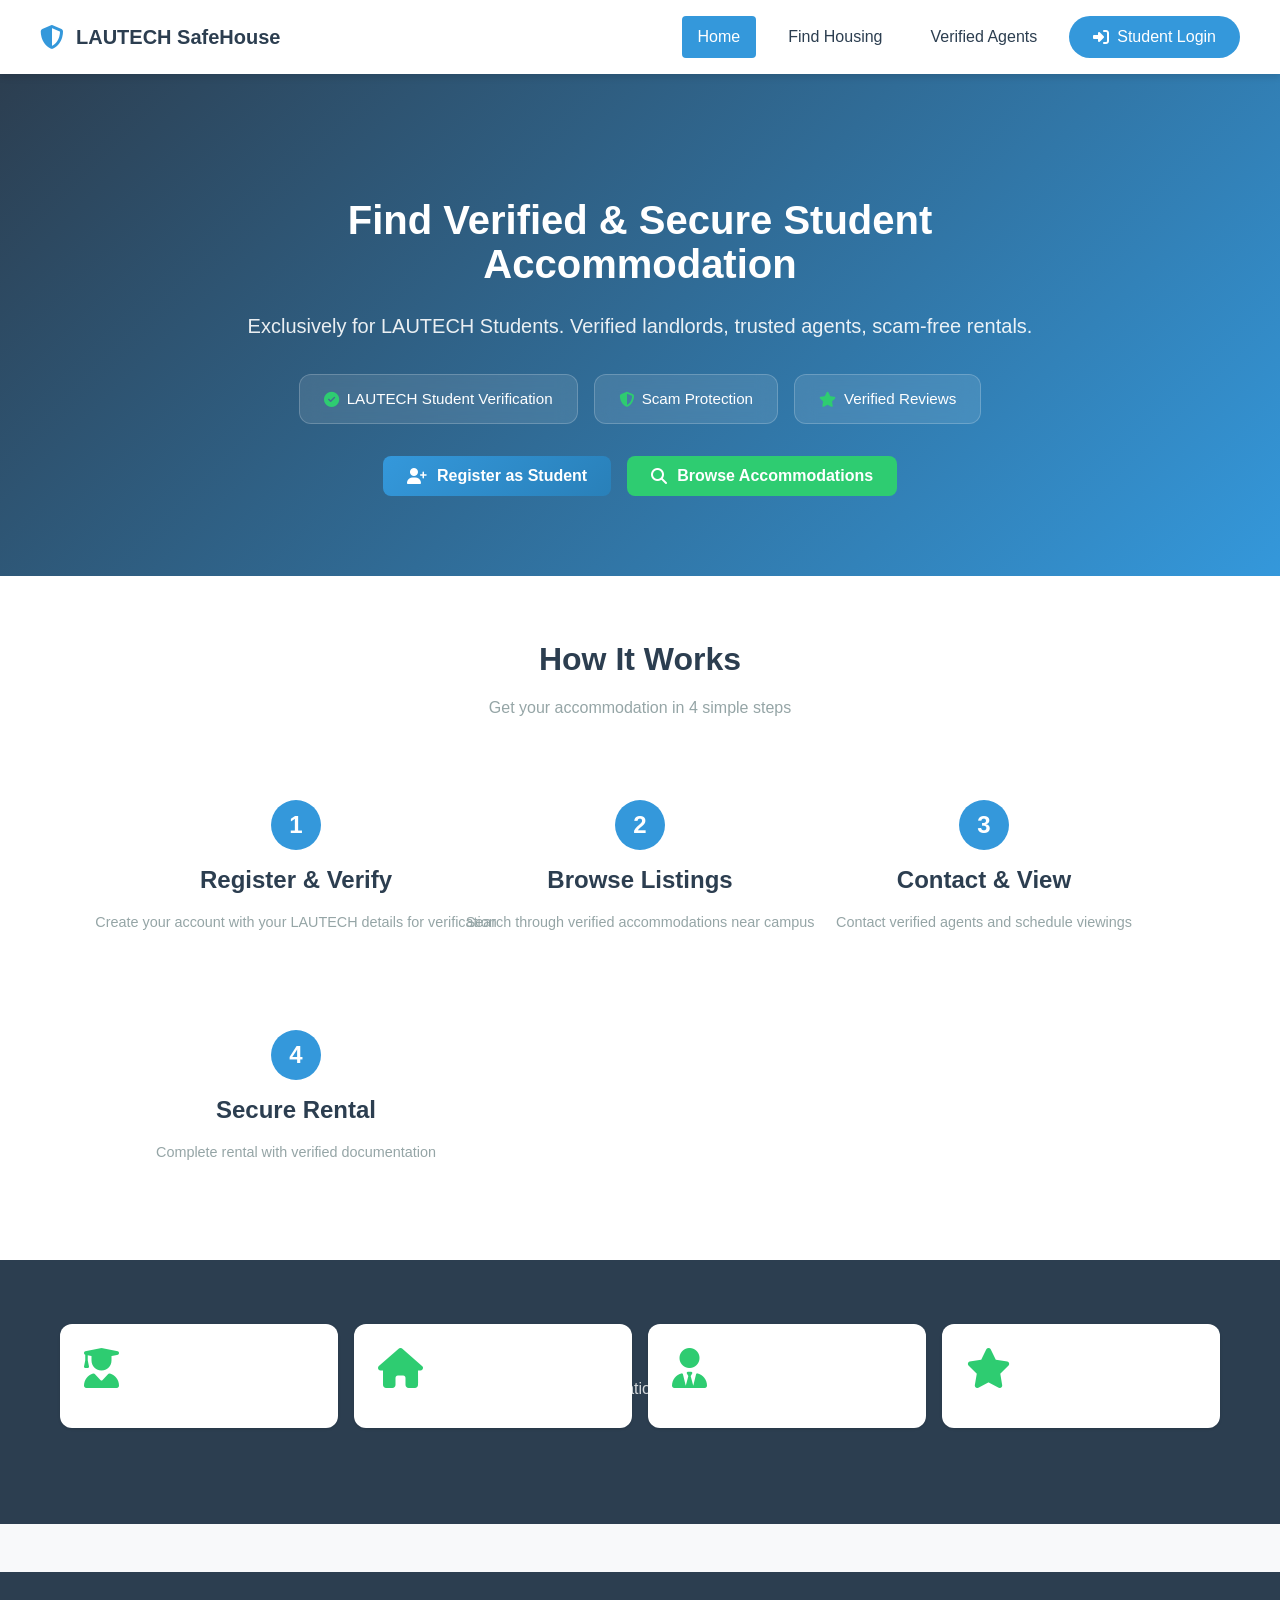
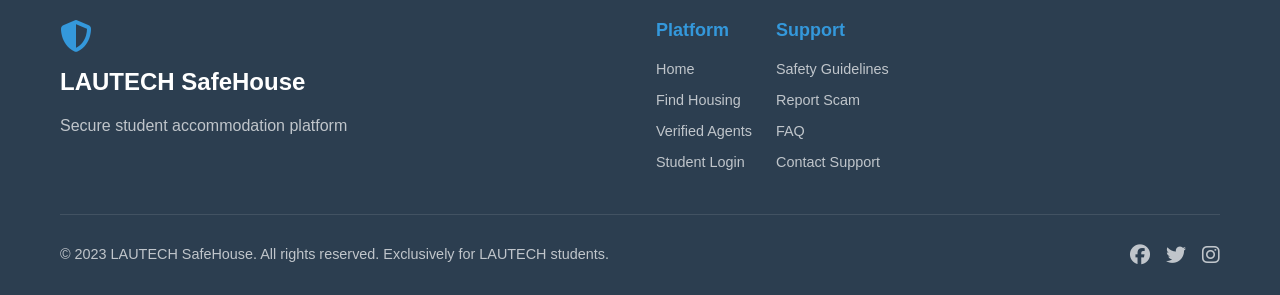
<file: Index.html>
<!DOCTYPE html>
<html lang="en">
<head>
    <meta charset="UTF-8">
    <meta name="viewport" content="width=device-width, initial-scale=1.0">
    <title>LAUTECH SafeHouse | Secure Student Accommodation</title>
    <link rel="stylesheet" href="styles.css">
    <link rel="stylesheet" href="https://cdnjs.cloudflare.com/ajax/libs/font-awesome/6.4.0/css/all.min.css">
</head>
<body>
    <!-- Navigation -->
    <nav class="navbar">
        <div class="nav-container container">
            <a href="index.html" class="nav-brand">
                <i class="fas fa-shield-alt"></i>
                <h1>LAUTECH SafeHouse</h1>
            </a>
            
            <button class="menu-toggle" id="menuToggle">
                <i class="fas fa-bars"></i>
            </button>
            
            <div class="nav-menu" id="navMenu">
                <a href="index.html" class="nav-link active">Home</a>
                <a href="browse-accommodation.html" class="nav-link">Find Housing</a>
                <a href="verified-agents.html" class="nav-link">Verified Agents</a>
                <a href="student-login.html" class="nav-link btn-login">
                    <i class="fas fa-sign-in-alt"></i> Student Login
                </a>
            </div>
        </div>
    </nav>

    <!-- Hero Section -->
    <section class="hero">
        <div class="hero-container container">
            <div class="hero-content">
                <h1>Find Verified & Secure Student Accommodation</h1>
                <p class="hero-subtitle">Exclusively for LAUTECH Students. Verified landlords, trusted agents, scam-free rentals.</p>
                
                <div class="hero-features">
                    <div class="feature">
                        <i class="fas fa-check-circle"></i>
                        <span>LAUTECH Student Verification</span>
                    </div>
                    <div class="feature">
                        <i class="fas fa-shield-alt"></i>
                        <span>Scam Protection</span>
                    </div>
                    <div class="feature">
                        <i class="fas fa-star"></i>
                        <span>Verified Reviews</span>
                    </div>
                </div>
                
                <div class="hero-actions">
                    <a href="student-register.html" class="btn btn-primary btn-large">
                        <i class="fas fa-user-plus"></i> Register as Student
                    </a>
                    <a href="browse-accommodation.html" class="btn btn-secondary btn-large">
                        <i class="fas fa-search"></i> Browse Accommodations
                    </a>
                </div>
            </div>
        </div>
    </section>

    <!-- How It Works -->
    <section class="section how-it-works">
        <div class="container">
            <h2 class="section-title">How It Works</h2>
            <p class="section-subtitle">Get your accommodation in 4 simple steps</p>
            
            <div class="steps">
                <div class="step">
                    <div class="step-number">1</div>
                    <div class="step-content">
                        <h3>Register & Verify</h3>
                        <p>Create your account with your LAUTECH details for verification</p>
                    </div>
                </div>
                <div class="step">
                    <div class="step-number">2</div>
                    <div class="step-content">
                        <h3>Browse Listings</h3>
                        <p>Search through verified accommodations near campus</p>
                    </div>
                </div>
                <div class="step">
                    <div class="step-number">3</div>
                    <div class="step-content">
                        <h3>Contact & View</h3>
                        <p>Contact verified agents and schedule viewings</p>
                    </div>
                </div>
                <div class="step">
                    <div class="step-number">4</div>
                    <div class="step-content">
                        <h3>Secure Rental</h3>
                        <p>Complete rental with verified documentation</p>
                    </div>
                </div>
            </div>
        </div>
    </section>

    <!-- Stats -->
    <section class="section stats-section">
        <div class="container">
            <div class="stats-grid">
                <div class="stat-card">
                    <i class="fas fa-user-graduate"></i>
                    <h3>2,500+</h3>
                    <p>Verified Students</p>
                </div>
                <div class="stat-card">
                    <i class="fas fa-home"></i>
                    <h3>500+</h3>
                    <p>Safe Accommodations</p>
                </div>
                <div class="stat-card">
                    <i class="fas fa-user-tie"></i>
                    <h3>50+</h3>
                    <p>Trusted Agents</p>
                </div>
                <div class="stat-card">
                    <i class="fas fa-star"></i>
                    <h3>4.8</h3>
                    <p>Average Rating</p>
                </div>
            </div>
        </div>
    </section>

    <!-- Footer -->
    <footer class="footer">
        <div class="container">
            <div class="footer-content">
                <div class="footer-logo">
                    <i class="fas fa-shield-alt"></i>
                    <h2>LAUTECH SafeHouse</h2>
                    <p>Secure student accommodation platform</p>
                </div>
                
                <div class="footer-links">
                    <div class="footer-column">
                        <h3>Platform</h3>
                        <a href="index.html">Home</a>
                        <a href="browse-accommodation.html">Find Housing</a>
                        <a href="verified-agents.html">Verified Agents</a>
                        <a href="student-login.html">Student Login</a>
                    </div>
                    <div class="footer-column">
                        <h3>Support</h3>
                        <a href="#">Safety Guidelines</a>
                        <a href="#">Report Scam</a>
                        <a href="#">FAQ</a>
                        <a href="#">Contact Support</a>
                    </div>
                </div>
            </div>
            
            <div class="footer-bottom">
                <p>&copy; 2023 LAUTECH SafeHouse. All rights reserved. Exclusively for LAUTECH students.</p>
                <div class="social-links">
                    <a href="#"><i class="fab fa-facebook"></i></a>
                    <a href="#"><i class="fab fa-twitter"></i></a>
                    <a href="#"><i class="fab fa-instagram"></i></a>
                </div>
            </div>
        </div>
    </footer>

    <script src="script.js"></script>
</body>
</html>
</file>
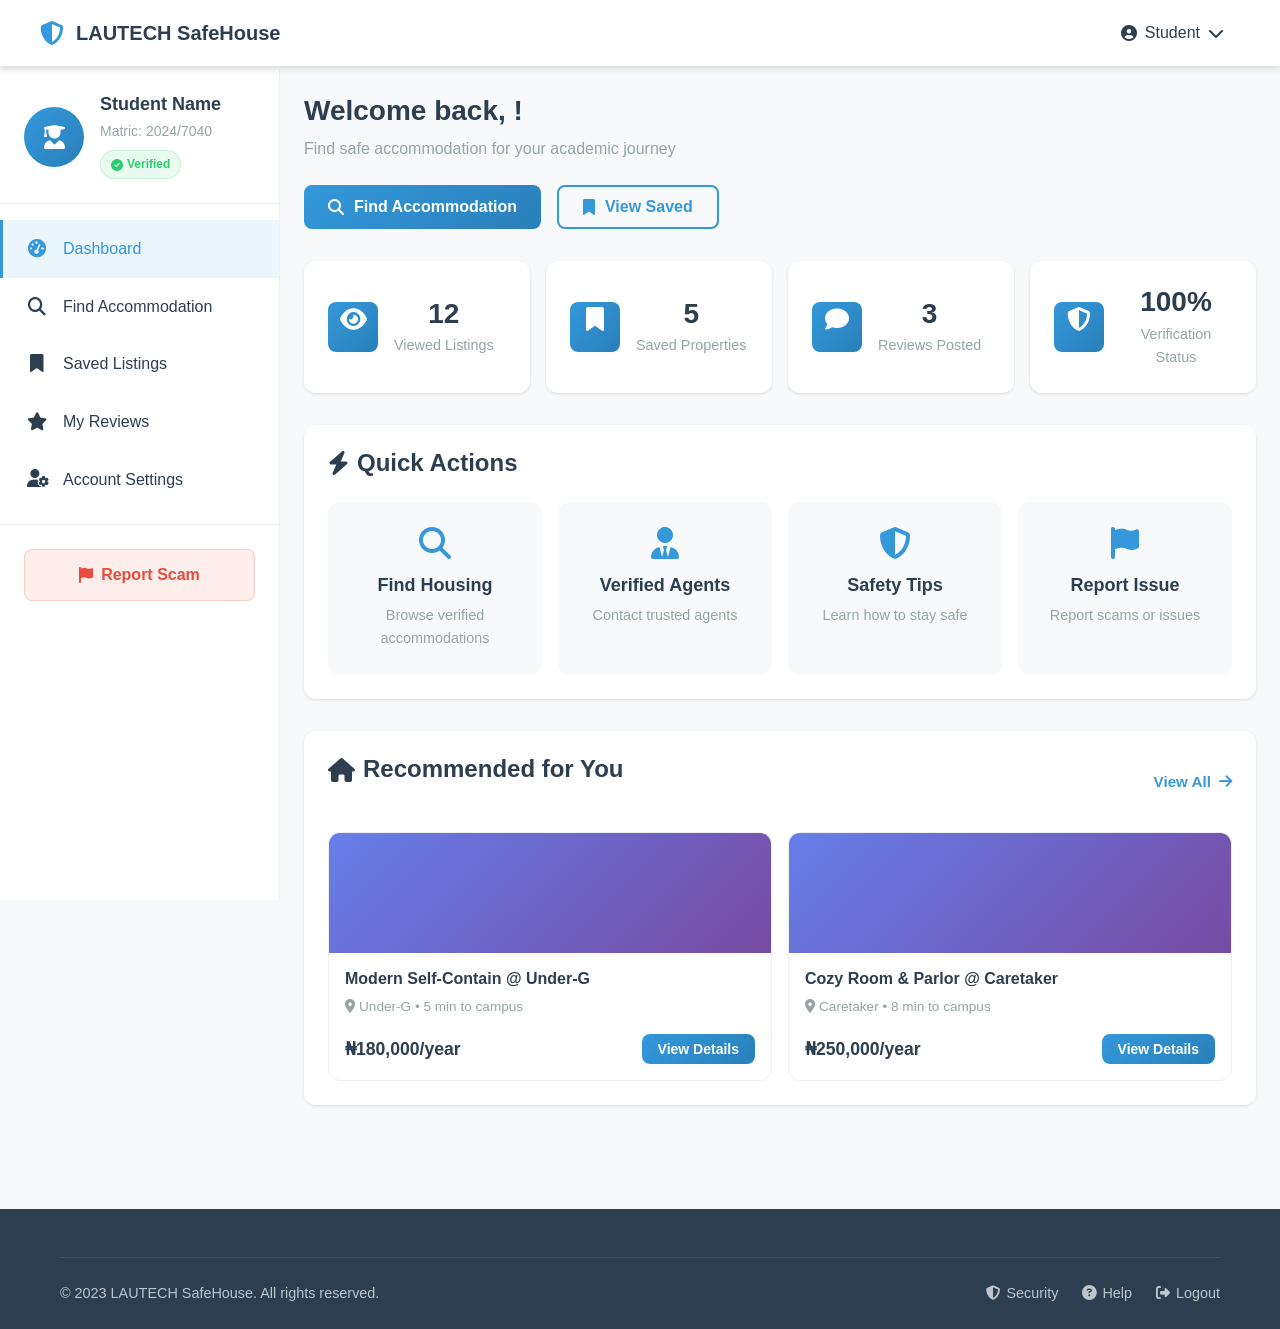
<file: student-dashboard.html>
<!DOCTYPE html>
<html lang="en">
<head>
    <meta charset="UTF-8">
    <meta name="viewport" content="width=device-width, initial-scale=1.0">
    <title>Student Dashboard - LAUTECH SafeHouse</title>
    <link rel="stylesheet" href="styles.css">
    <link rel="stylesheet" href="https://cdnjs.cloudflare.com/ajax/libs/font-awesome/6.4.0/css/all.min.css">
</head>
<body>
    <!-- Navigation -->
    <nav class="navbar">
        <div class="nav-container container">
            <a href="index.html" class="nav-brand">
                <i class="fas fa-shield-alt"></i>
                <h1>LAUTECH SafeHouse</h1>
            </a>
            
            <button class="menu-toggle" id="menuToggle">
                <i class="fas fa-bars"></i>
            </button>
            
            <div class="nav-menu" id="navMenu">
                <div class="dropdown">
                    <button class="dropdown-toggle" id="dropdownToggle">
                        <i class="fas fa-user-circle"></i>
                        <span id="userName">Student</span>
                        <i class="fas fa-chevron-down"></i>
                    </button>
                    <div class="dropdown-menu" id="dropdownMenu">
                        <a href="student-dashboard.html"><i class="fas fa-tachometer-alt"></i> Dashboard</a>
                        <a href="browse-accommodation.html"><i class="fas fa-search"></i> Find Housing</a>
                        <div class="dropdown-divider"></div>
                        <a href="#" id="logoutBtn"><i class="fas fa-sign-out-alt"></i> Logout</a>
                    </div>
                </div>
            </div>
        </div>
    </nav>

    <!-- Dashboard Layout -->
    <div class="dashboard-container">
        <!-- Sidebar -->
        <aside class="sidebar">
            <div class="sidebar-header">
                <div class="user-profile">
                    <div class="user-avatar">
                        <i class="fas fa-user-graduate"></i>
                    </div>
                    <div class="user-info">
                        <h3 id="dashboardName">Student Name</h3>
                        <p id="dashboardMatric">Matric: 2024/7040</p>
                        <span class="badge verified-badge">
                            <i class="fas fa-check-circle"></i> Verified
                        </span>
                    </div>
                </div>
            </div>
            
            <nav class="sidebar-nav">
                <a href="student-dashboard.html" class="sidebar-link active">
                    <i class="fas fa-tachometer-alt"></i> Dashboard
                </a>
                <a href="browse-accommodation.html" class="sidebar-link">
                    <i class="fas fa-search"></i> Find Accommodation
                </a>
                <a href="#" class="sidebar-link">
                    <i class="fas fa-bookmark"></i> Saved Listings
                </a>
                <a href="#" class="sidebar-link">
                    <i class="fas fa-star"></i> My Reviews
                </a>
                <a href="#" class="sidebar-link">
                    <i class="fas fa-user-cog"></i> Account Settings
                </a>
            </nav>
            
            <div class="sidebar-footer">
                <a href="#" class="btn-report">
                    <i class="fas fa-flag"></i> Report Scam
                </a>
            </div>
        </aside>

        <!-- Main Content -->
        <main class="dashboard-content">
            <div class="dashboard-header">
                <h1>Welcome back, <span id="greetingName"></span>!</h1>
                <p>Find safe accommodation for your academic journey</p>
                
                <div class="dashboard-actions">
                    <a href="browse-accommodation.html" class="btn btn-primary">
                        <i class="fas fa-search"></i> Find Accommodation
                    </a>
                    <a href="#" class="btn btn-outline">
                        <i class="fas fa-bookmark"></i> View Saved
                    </a>
                </div>
            </div>

            <!-- Stats -->
            <div class="stats-grid">
                <div class="stat-card">
                    <div class="stat-icon">
                        <i class="fas fa-eye"></i>
                    </div>
                    <div class="stat-content">
                        <h3>12</h3>
                        <p>Viewed Listings</p>
                    </div>
                </div>
                <div class="stat-card">
                    <div class="stat-icon">
                        <i class="fas fa-bookmark"></i>
                    </div>
                    <div class="stat-content">
                        <h3>5</h3>
                        <p>Saved Properties</p>
                    </div>
                </div>
                <div class="stat-card">
                    <div class="stat-icon">
                        <i class="fas fa-comment"></i>
                    </div>
                    <div class="stat-content">
                        <h3>3</h3>
                        <p>Reviews Posted</p>
                    </div>
                </div>
                <div class="stat-card">
                    <div class="stat-icon">
                        <i class="fas fa-shield-alt"></i>
                    </div>
                    <div class="stat-content">
                        <h3>100%</h3>
                        <p>Verification Status</p>
                    </div>
                </div>
            </div>

            <!-- Quick Actions -->
            <div class="dashboard-section">
                <h2><i class="fas fa-bolt"></i> Quick Actions</h2>
                <div class="quick-actions">
                    <a href="browse-accommodation.html" class="action-card">
                        <i class="fas fa-search"></i>
                        <h3>Find Housing</h3>
                        <p>Browse verified accommodations</p>
                    </a>
                    <a href="verified-agents.html" class="action-card">
                        <i class="fas fa-user-tie"></i>
                        <h3>Verified Agents</h3>
                        <p>Contact trusted agents</p>
                    </a>
                    <a href="#" class="action-card">
                        <i class="fas fa-shield-alt"></i>
                        <h3>Safety Tips</h3>
                        <p>Learn how to stay safe</p>
                    </a>
                    <a href="#" class="action-card">
                        <i class="fas fa-flag"></i>
                        <h3>Report Issue</h3>
                        <p>Report scams or issues</p>
                    </a>
                </div>
            </div>

            <!-- Recommended Listings -->
            <div class="dashboard-section">
                <div class="section-header">
                    <h2><i class="fas fa-home"></i> Recommended for You</h2>
                    <a href="browse-accommodation.html" class="btn-link">View All <i class="fas fa-arrow-right"></i></a>
                </div>
                
                <div class="listings-mini">
                    <div class="listing-mini-card">
                        <div class="listing-mini-image"></div>
                        <div class="listing-mini-content">
                            <h3>Modern Self-Contain @ Under-G</h3>
                            <p><i class="fas fa-map-marker-alt"></i> Under-G • 5 min to campus</p>
                            <div class="listing-mini-footer">
                                <span class="price">₦180,000/year</span>
                                <a href="property-details.html" class="btn btn-sm btn-primary">View Details</a>
                            </div>
                        </div>
                    </div>
                    
                    <div class="listing-mini-card">
                        <div class="listing-mini-image"></div>
                        <div class="listing-mini-content">
                            <h3>Cozy Room & Parlor @ Caretaker</h3>
                            <p><i class="fas fa-map-marker-alt"></i> Caretaker • 8 min to campus</p>
                            <div class="listing-mini-footer">
                                <span class="price">₦250,000/year</span>
                                <a href="property-details.html" class="btn btn-sm btn-primary">View Details</a>
                            </div>
                        </div>
                    </div>
                </div>
            </div>
        </main>
    </div>

    <!-- Footer -->
    <footer class="footer">
        <div class="container">
            <div class="footer-bottom">
                <p>&copy; 2023 LAUTECH SafeHouse. All rights reserved.</p>
                <div class="footer-links">
                    <a href="#"><i class="fas fa-shield-alt"></i> Security</a>
                    <a href="#"><i class="fas fa-question-circle"></i> Help</a>
                    <a href="#" id="footerLogout"><i class="fas fa-sign-out-alt"></i> Logout</a>
                </div>
            </div>
        </div>
    </footer>

    <script src="script.js"></script>
</body>
</html>
</file>
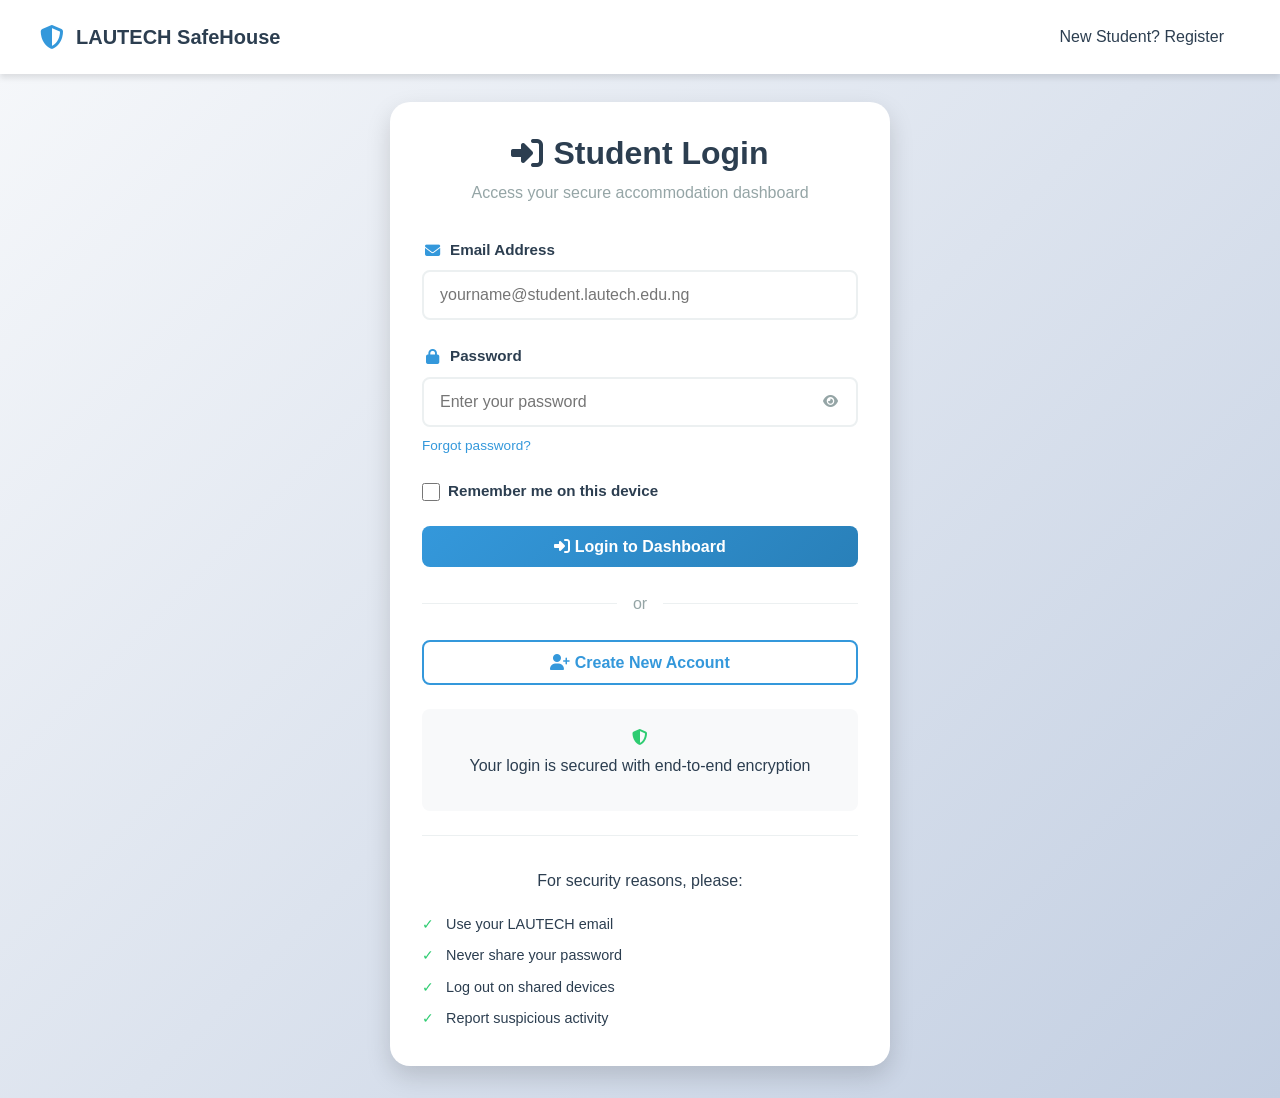
<file: student-login.html>
<!DOCTYPE html>
<html lang="en">
<head>
    <meta charset="UTF-8">
    <meta name="viewport" content="width=device-width, initial-scale=1.0">
    <title>Student Login - LAUTECH SafeHouse</title>
    <link rel="stylesheet" href="styles.css">
    <link rel="stylesheet" href="https://cdnjs.cloudflare.com/ajax/libs/font-awesome/6.4.0/css/all.min.css">
</head>
<body>
    <!-- Navigation -->
    <nav class="navbar">
        <div class="nav-container container">
            <a href="index.html" class="nav-brand">
                <i class="fas fa-shield-alt"></i>
                <h1>LAUTECH SafeHouse</h1>
            </a>
            
            <button class="menu-toggle" id="menuToggle">
                <i class="fas fa-bars"></i>
            </button>
            
            <div class="nav-menu" id="navMenu">
                <a href="student-register.html" class="nav-link">New Student? Register</a>
            </div>
        </div>
    </nav>

    <!-- Login Form -->
    <section class="section auth-section">
        <div class="container">
            <div class="auth-card">
                <div class="auth-header">
                    <h2><i class="fas fa-sign-in-alt"></i> Student Login</h2>
                    <p>Access your secure accommodation dashboard</p>
                </div>
                
                <form id="loginForm" class="auth-form">
                    <div class="form-group">
                        <label for="loginEmail">
                            <i class="fas fa-envelope"></i> Email Address
                        </label>
                        <input type="email" id="loginEmail" placeholder="yourname@student.lautech.edu.ng" required>
                    </div>
                    
                    <div class="form-group">
                        <label for="loginPassword">
                            <i class="fas fa-lock"></i> Password
                        </label>
                        <div class="password-input">
                            <input type="password" id="loginPassword" placeholder="Enter your password" required>
                            <button type="button" class="password-toggle" id="toggleLoginPassword">
                                <i class="fas fa-eye"></i>
                            </button>
                        </div>
                        <div class="form-help">
                            <a href="#" id="forgotPasswordLink">Forgot password?</a>
                        </div>
                    </div>
                    
                    <div class="form-group">
                        <div class="checkbox-group">
                            <input type="checkbox" id="rememberMe">
                            <label for="rememberMe">Remember me on this device</label>
                        </div>
                    </div>
                    
                    <button type="submit" class="btn btn-primary btn-block">
                        <i class="fas fa-sign-in-alt"></i> Login to Dashboard
                    </button>
                    
                    <div class="auth-divider">
                        <span>or</span>
                    </div>
                    
                    <a href="student-register.html" class="btn btn-outline btn-block">
                        <i class="fas fa-user-plus"></i> Create New Account
                    </a>
                </form>
                
                <div class="auth-security">
                    <i class="fas fa-shield-alt"></i>
                    <p>Your login is secured with end-to-end encryption</p>
                </div>
                
                <div class="auth-footer">
                    <p>For security reasons, please:</p>
                    <ul class="security-tips">
                        <li>Use your LAUTECH email</li>
                        <li>Never share your password</li>
                        <li>Log out on shared devices</li>
                        <li>Report suspicious activity</li>
                    </ul>
                </div>
            </div>
        </div>
    </section>

    <!-- Forgot Password Modal -->
    <div id="forgotPasswordModal" class="modal">
        <div class="modal-content">
            <div class="modal-header">
                <h3><i class="fas fa-key"></i> Reset Password</h3>
                <span class="close" id="closeForgotPassword">&times;</span>
            </div>
            <div class="modal-body">
                <form id="forgotPasswordForm">
                    <div class="form-group">
                        <label for="resetEmail">LAUTECH Email Address</label>
                        <input type="email" id="resetEmail" placeholder="Enter your registered email" required>
                    </div>
                    <button type="submit" class="btn btn-primary btn-block">
                        Send Reset Link
                    </button>
                </form>
                <p class="small-text">We'll send a password reset link to your LAUTECH email</p>
            </div>
        </div>
    </div>

    <script src="script.js"></script>
</body>
</html>
</file>
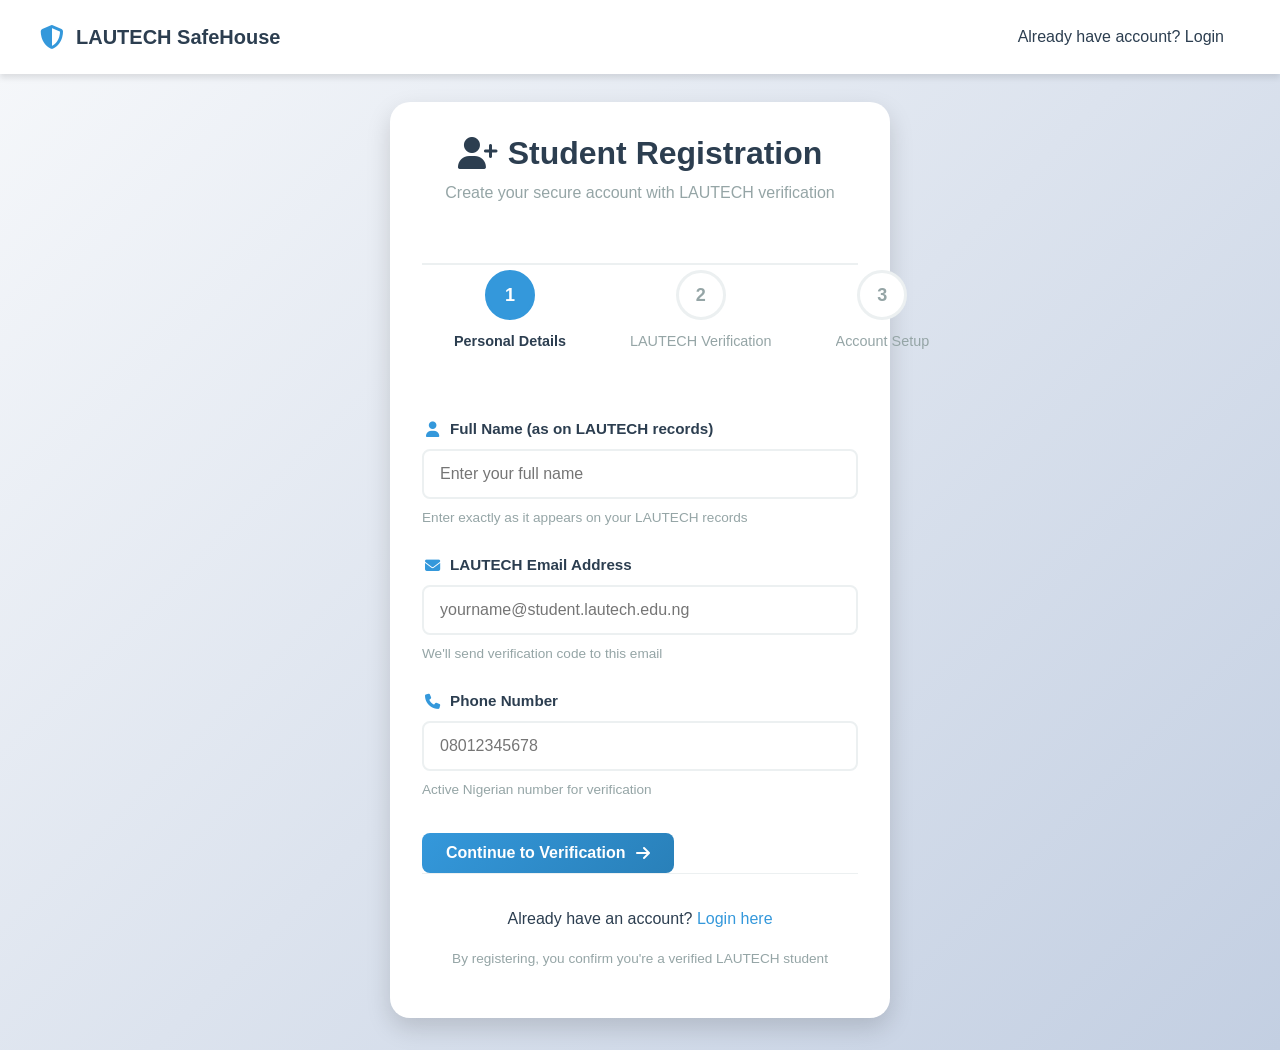
<file: student-register.html>
<!DOCTYPE html>
<html lang="en">
<head>
    <meta charset="UTF-8">
    <meta name="viewport" content="width=device-width, initial-scale=1.0">
    <title>Student Registration - LAUTECH SafeHouse</title>
    <link rel="stylesheet" href="styles.css">
    <link rel="stylesheet" href="https://cdnjs.cloudflare.com/ajax/libs/font-awesome/6.4.0/css/all.min.css">
</head>
<body>
    <!-- Navigation -->
    <nav class="navbar">
        <div class="nav-container container">
            <a href="index.html" class="nav-brand">
                <i class="fas fa-shield-alt"></i>
                <h1>LAUTECH SafeHouse</h1>
            </a>
            
            <button class="menu-toggle" id="menuToggle">
                <i class="fas fa-bars"></i>
            </button>
            
            <div class="nav-menu" id="navMenu">
                <a href="student-login.html" class="nav-link">Already have account? Login</a>
            </div>
        </div>
    </nav>

    <!-- Registration Form -->
    <section class="section auth-section">
        <div class="container">
            <div class="auth-card">
                <div class="auth-header">
                    <h2><i class="fas fa-user-plus"></i> Student Registration</h2>
                    <p>Create your secure account with LAUTECH verification</p>
                </div>
                
                <div class="auth-stepper">
                    <div class="step active" id="step1">
                        <div class="step-circle">1</div>
                        <p>Personal Details</p>
                    </div>
                    <div class="step" id="step2">
                        <div class="step-circle">2</div>
                        <p>LAUTECH Verification</p>
                    </div>
                    <div class="step" id="step3">
                        <div class="step-circle">3</div>
                        <p>Account Setup</p>
                    </div>
                </div>
                
                <!-- Step 1: Personal Details -->
                <form id="registerForm" class="auth-form">
                    <div class="form-step active" id="form-step-1">
                        <div class="form-group">
                            <label for="fullName">
                                <i class="fas fa-user"></i> Full Name (as on LAUTECH records)
                            </label>
                            <input type="text" id="fullName" placeholder="Enter your full name" required>
                            <small class="form-help">Enter exactly as it appears on your LAUTECH records</small>
                        </div>
                        
                        <div class="form-group">
                            <label for="email">
                                <i class="fas fa-envelope"></i> LAUTECH Email Address
                            </label>
                            <input type="email" id="email" placeholder="yourname@student.lautech.edu.ng" required>
                            <small class="form-help">We'll send verification code to this email</small>
                        </div>
                        
                        <div class="form-group">
                            <label for="phone">
                                <i class="fas fa-phone"></i> Phone Number
                            </label>
                            <input type="tel" id="phone" placeholder="08012345678" required>
                            <small class="form-help">Active Nigerian number for verification</small>
                        </div>
                        
                        <div class="form-actions">
                            <button type="button" class="btn btn-primary" id="nextStep1">
                                Continue to Verification <i class="fas fa-arrow-right"></i>
                            </button>
                        </div>
                    </div>
                    
                    <!-- Step 2: LAUTECH Verification -->
                    <div class="form-step" id="form-step-2">
                        <div class="verification-info">
                            <i class="fas fa-shield-alt"></i>
                            <h3>LAUTECH Student Verification</h3>
                            <p>We need to verify you're a current LAUTECH student</p>
                        </div>
                        
                        <div class="form-group">
                            <label for="matricNumber">
                                <i class="fas fa-id-card"></i> Matriculation Number
                            </label>
                            <input type="text" id="matricNumber" placeholder="e.g., 2024/7040" required>
                            <small class="form-help">Your unique LAUTECH matriculation number</small>
                        </div>
                        
                        <div class="form-group">
                            <label for="department">
                                <i class="fas fa-graduation-cap"></i> Department
                            </label>
                            <select id="department" required>
                                <option value="">Select Department</option>
                                <option value="Computer Science">Computer Science</option>
                                <option value="Electrical Engineering">Electrical Engineering</option>
                                <option value="Mechanical Engineering">Mechanical Engineering</option>
                                <option value="Civil Engineering">Civil Engineering</option>
                                <option value="Biochemistry">Biochemistry</option>
                                <option value="Medicine">Medicine</option>
                                <option value="Other">Other</option>
                            </select>
                        </div>
                        
                        <div class="form-group">
                            <label for="level">
                                <i class="fas fa-layer-group"></i> Level
                            </label>
                            <select id="level" required>
                                <option value="">Select Level</option>
                                <option value="100">100 Level</option>
                                <option value="200">200 Level</option>
                                <option value="300">300 Level</option>
                                <option value="400">400 Level</option>
                                <option value="500">500 Level</option>
                                <option value="Postgraduate">Postgraduate</option>
                            </select>
                        </div>
                        
                        <div class="form-actions">
                            <button type="button" class="btn btn-outline" id="prevStep1">
                                <i class="fas fa-arrow-left"></i> Back
                            </button>
                            <button type="button" class="btn btn-primary" id="verifyStudent">
                                Verify Student <i class="fas fa-check-circle"></i>
                            </button>
                        </div>
                    </div>
                    
                    <!-- Step 3: Account Setup -->
                    <div class="form-step" id="form-step-3">
                        <div class="verification-success" id="verificationSuccess">
                            <i class="fas fa-check-circle"></i>
                            <h3>Verification Successful!</h3>
                            <p>Welcome <span id="verifiedName"></span></p>
                        </div>
                        
                        <div class="form-group">
                            <label for="password">
                                <i class="fas fa-lock"></i> Create Password
                            </label>
                            <div class="password-input">
                                <input type="password" id="password" placeholder="Create a strong password" required>
                                <button type="button" class="password-toggle" id="togglePassword">
                                    <i class="fas fa-eye"></i>
                                </button>
                            </div>
                            <div class="password-strength">
                                <div class="strength-bar" id="strengthBar"></div>
                                <span id="strengthText">Password strength</span>
                            </div>
                            <div class="password-requirements">
                                <p><i class="fas fa-info-circle"></i> Password must contain:</p>
                                <ul>
                                    <li id="req-length">At least 8 characters</li>
                                    <li id="req-uppercase">One uppercase letter</li>
                                    <li id="req-lowercase">One lowercase letter</li>
                                    <li id="req-number">One number</li>
                                    <li id="req-special">One special character</li>
                                </ul>
                            </div>
                        </div>
                        
                        <div class="form-group">
                            <label for="confirmPassword">
                                <i class="fas fa-lock"></i> Confirm Password
                            </label>
                            <div class="password-input">
                                <input type="password" id="confirmPassword" placeholder="Confirm your password" required>
                                <button type="button" class="password-toggle" id="toggleConfirmPassword">
                                    <i class="fas fa-eye"></i>
                                </button>
                            </div>
                            <div class="password-match" id="passwordMatch"></div>
                        </div>
                        
                        <div class="form-group">
                            <div class="checkbox-group">
                                <input type="checkbox" id="terms" required>
                                <label for="terms">
                                    I agree to the <a href="#">Terms of Service</a> and <a href="#">Privacy Policy</a>
                                </label>
                            </div>
                        </div>
                        
                        <div class="form-actions">
                            <button type="button" class="btn btn-outline" id="prevStep2">
                                <i class="fas fa-arrow-left"></i> Back
                            </button>
                            <button type="submit" class="btn btn-primary" id="submitBtn">
                                <i class="fas fa-user-plus"></i> Create Account
                            </button>
                        </div>
                    </div>
                </form>
                
                <div class="auth-footer">
                    <p>Already have an account? <a href="student-login.html">Login here</a></p>
                    <p class="small-text">By registering, you confirm you're a verified LAUTECH student</p>
                </div>
            </div>
        </div>
    </section>

    <!-- Verification Modal -->
    <div id="verificationModal" class="modal">
        <div class="modal-content">
            <div class="modal-header">
                <h3><i class="fas fa-shield-alt"></i> Student Verification</h3>
                <span class="close" id="closeModal">&times;</span>
            </div>
            <div class="modal-body">
                <div class="verification-loading" id="verificationLoading">
                    <i class="fas fa-spinner fa-spin"></i>
                    <p>Verifying your LAUTECH student credentials...</p>
                </div>
                <div class="verification-result" id="verificationResult">
                    <div id="successResult">
                        <i class="fas fa-check-circle success-icon"></i>
                        <h4>Verification Successful!</h4>
                        <p>Welcome to LAUTECH SafeHouse</p>
                        <button class="btn btn-primary" id="proceedToAccount">
                            Continue to Account Setup
                        </button>
                    </div>
                    <div id="errorResult">
                        <i class="fas fa-times-circle error-icon"></i>
                        <h4>Verification Failed</h4>
                        <p id="errorMessage"></p>
                        <button class="btn btn-outline" id="retryVerification">
                            Try Again
                        </button>
                    </div>
                </div>
            </div>
        </div>
    </div>

    <script src="script.js"></script>
</body>
</html>
</file>
<file: styles.css>
/* ============================================
   LAUTECH SAFEHOUSE - COMPLETE & RESPONSIVE CSS
   ============================================ */

/* Reset and Base Styles */
:root {
    /* Color Palette */
    --primary: #2c3e50;
    --secondary: #3498db;
    --accent: #2ecc71;
    --danger: #e74c3c;
    --warning: #f39c12;
    --light: #f8f9fa;
    --dark: #2c3e50;
    --gray: #95a5a6;
    --border: #ecf0f1;
    --success: #27ae60;
    
    /* Shadows */
    --shadow-sm: 0 1px 3px rgba(0,0,0,0.12);
    --shadow-md: 0 4px 6px rgba(0,0,0,0.1);
    --shadow-lg: 0 10px 25px rgba(0,0,0,0.15);
    
    /* Border Radius */
    --radius-sm: 4px;
    --radius-md: 8px;
    --radius-lg: 12px;
    --radius-xl: 20px;
}

* {
    margin: 0;
    padding: 0;
    box-sizing: border-box;
}

html {
    scroll-behavior: smooth;
}

body {
    font-family: 'Segoe UI', Tahoma, Geneva, Verdana, sans-serif;
    line-height: 1.6;
    color: var(--dark);
    background-color: var(--light);
    font-size: 16px;
    overflow-x: hidden;
}

/* Container */
.container {
    width: 100%;
    max-width: 1200px;
    margin: 0 auto;
    padding: 0 20px;
}

/* Typography */
h1, h2, h3, h4, h5, h6 {
    font-weight: 600;
    line-height: 1.2;
    margin-bottom: 1rem;
    color: var(--primary);
}

h1 { font-size: 2.5rem; }
h2 { font-size: 2rem; }
h3 { font-size: 1.5rem; }
h4 { font-size: 1.25rem; }

@media (max-width: 768px) {
    h1 { font-size: 2rem; }
    h2 { font-size: 1.75rem; }
    h3 { font-size: 1.25rem; }
    h4 { font-size: 1.125rem; }
}

p {
    margin-bottom: 1rem;
}

a {
    color: var(--secondary);
    text-decoration: none;
    transition: color 0.3s ease;
}

a:hover {
    color: #2980b9;
}

/* Navigation */
.navbar {
    background: white;
    box-shadow: var(--shadow-md);
    position: fixed;
    top: 0;
    left: 0;
    right: 0;
    z-index: 1000;
    padding: 0;
}

.nav-container {
    display: flex;
    justify-content: space-between;
    align-items: center;
    padding: 1rem 0;
    max-width: 1200px;
    margin: 0 auto;
}

.nav-brand {
    display: flex;
    align-items: center;
    gap: 12px;
    text-decoration: none;
    color: var(--primary);
}

.nav-brand i {
    font-size: 1.5rem;
    color: var(--secondary);
}

.nav-brand h1 {
    font-size: 1.25rem;
    font-weight: 700;
    margin: 0;
}

@media (max-width: 480px) {
    .nav-brand h1 {
        font-size: 1.1rem;
    }
}

.nav-menu {
    display: flex;
    align-items: center;
    gap: 1rem;
    list-style: none;
}

.nav-link {
    text-decoration: none;
    color: var(--dark);
    font-weight: 500;
    padding: 0.5rem 1rem;
    border-radius: var(--radius-sm);
    transition: all 0.3s ease;
    display: flex;
    align-items: center;
    gap: 8px;
    white-space: nowrap;
}

.nav-link:hover {
    background: var(--light);
    color: var(--secondary);
}

.nav-link.active {
    background: var(--secondary);
    color: white;
}

.btn-login {
    background: var(--secondary);
    color: white !important;
    padding: 0.5rem 1.5rem;
    border-radius: 50px;
}

.menu-toggle {
    display: none;
    background: none;
    border: none;
    font-size: 1.5rem;
    color: var(--primary);
    cursor: pointer;
    width: 40px;
    height: 40px;
    align-items: center;
    justify-content: center;
    border-radius: var(--radius-sm);
    transition: background 0.3s ease;
}

.menu-toggle:hover {
    background: var(--light);
}

@media (max-width: 768px) {
    .menu-toggle {
        display: flex;
    }
    
    .nav-menu {
        position: fixed;
        top: 70px;
        left: 0;
        right: 0;
        background: white;
        flex-direction: column;
        padding: 1rem;
        box-shadow: var(--shadow-lg);
        transform: translateY(-100%);
        opacity: 0;
        visibility: hidden;
        transition: all 0.3s ease;
        z-index: 999;
        max-height: calc(100vh - 70px);
        overflow-y: auto;
    }
    
    .nav-menu.active {
        transform: translateY(0);
        opacity: 1;
        visibility: visible;
    }
    
    .nav-link {
        width: 100%;
        justify-content: center;
        padding: 1rem;
    }
}

/* Dropdown */
.dropdown {
    position: relative;
}

.dropdown-toggle {
    display: flex;
    align-items: center;
    gap: 8px;
    background: none;
    border: none;
    color: var(--dark);
    font-family: inherit;
    font-size: 1rem;
    cursor: pointer;
    padding: 0.5rem 1rem;
    border-radius: var(--radius-sm);
    transition: background 0.3s ease;
}

.dropdown-toggle:hover {
    background: var(--light);
}

.dropdown-menu {
    position: absolute;
    top: 100%;
    right: 0;
    background: white;
    border-radius: var(--radius-md);
    box-shadow: var(--shadow-lg);
    min-width: 200px;
    display: none;
    z-index: 1000;
    padding: 0.5rem 0;
}

.dropdown-menu.show {
    display: block;
    animation: fadeIn 0.3s ease;
}

.dropdown-menu a {
    display: flex;
    align-items: center;
    gap: 10px;
    padding: 0.75rem 1rem;
    color: var(--dark);
    text-decoration: none;
    transition: background 0.3s ease;
}

.dropdown-menu a:hover {
    background: var(--light);
    color: var(--secondary);
}

.dropdown-divider {
    height: 1px;
    background: var(--border);
    margin: 0.5rem 0;
}

/* Hero Section */
.hero {
    background: linear-gradient(135deg, var(--primary) 0%, var(--secondary) 100%);
    color: white;
    padding: 6rem 0 3rem;
    margin-top: 70px;
    position: relative;
    overflow: hidden;
}

.hero-content {
    text-align: center;
    max-width: 800px;
    margin: 0 auto;
    padding: 2rem 0;
}

.hero-content h1 {
    font-size: 2.5rem;
    margin-bottom: 1.5rem;
    line-height: 1.1;
    color: white;
}

.hero-subtitle {
    font-size: 1.25rem;
    margin-bottom: 2rem;
    opacity: 0.9;
    line-height: 1.6;
}

.hero-features {
    display: flex;
    flex-wrap: wrap;
    justify-content: center;
    gap: 1rem;
    margin-bottom: 2rem;
}

.feature {
    display: flex;
    align-items: center;
    gap: 0.5rem;
    background: rgba(255, 255, 255, 0.1);
    backdrop-filter: blur(10px);
    padding: 0.75rem 1.5rem;
    border-radius: var(--radius-lg);
    border: 1px solid rgba(255, 255, 255, 0.2);
    font-size: 0.95rem;
}

.feature i {
    color: var(--accent);
}

.hero-actions {
    display: flex;
    flex-wrap: wrap;
    gap: 1rem;
    justify-content: center;
}

@media (max-width: 768px) {
    .hero {
        padding: 5rem 0 2rem;
    }
    
    .hero-content h1 {
        font-size: 2rem;
    }
    
    .hero-subtitle {
        font-size: 1.125rem;
    }
    
    .hero-features {
        flex-direction: column;
        align-items: center;
    }
    
    .feature {
        width: 100%;
        max-width: 300px;
        justify-content: center;
    }
    
    .hero-actions {
        flex-direction: column;
        align-items: center;
    }
    
    .hero-actions .btn {
        width: 100%;
        max-width: 300px;
    }
}

/* Sections */
.section {
    padding: 4rem 0;
}

.section-title {
    text-align: center;
    font-size: 2rem;
    font-weight: 700;
    color: var(--primary);
    margin-bottom: 1rem;
}

.section-subtitle {
    text-align: center;
    color: var(--gray);
    margin-bottom: 3rem;
}

/* How It Works */
.how-it-works {
    background: white;
}

.steps {
    display: grid;
    grid-template-columns: repeat(auto-fit, minmax(250px, 1fr));
    gap: 2rem;
    max-width: 1000px;
    margin: 0 auto;
}

.step {
    text-align: center;
    padding: 2rem;
    position: relative;
}

.step-number {
    width: 50px;
    height: 50px;
    background: var(--secondary);
    color: white;
    border-radius: 50%;
    display: flex;
    align-items: center;
    justify-content: center;
    font-size: 1.5rem;
    font-weight: 700;
    margin: 0 auto 1rem;
}

.step-content h3 {
    margin-bottom: 1rem;
    color: var(--primary);
}

@media (max-width: 768px) {
    .steps {
        grid-template-columns: 1fr;
        gap: 1.5rem;
    }
    
    .step {
        padding: 1.5rem;
    }
}

/* Stats */
.stats-section {
    background: var(--primary);
    color: white;
}

.stats-grid {
    display: grid;
    grid-template-columns: repeat(auto-fit, minmax(200px, 1fr));
    gap: 2rem;
}

.stat-card {
    text-align: center;
    padding: 2rem;
}

.stat-card i {
    font-size: 2.5rem;
    color: var(--accent);
    margin-bottom: 1rem;
}

.stat-card h3 {
    font-size: 2.5rem;
    font-weight: 700;
    margin-bottom: 0.5rem;
    color: white;
}

.stat-card p {
    color: rgba(255, 255, 255, 0.8);
    margin: 0;
}

@media (max-width: 768px) {
    .stats-grid {
        grid-template-columns: repeat(2, 1fr);
        gap: 1rem;
    }
    
    .stat-card {
        padding: 1.5rem;
    }
    
    .stat-card h3 {
        font-size: 2rem;
    }
}

@media (max-width: 480px) {
    .stats-grid {
        grid-template-columns: 1fr;
    }
}

/* Buttons */
.btn {
    display: inline-flex;
    align-items: center;
    justify-content: center;
    gap: 10px;
    padding: 12px 24px;
    border: none;
    border-radius: var(--radius-md);
    font-size: 1rem;
    font-weight: 600;
    cursor: pointer;
    transition: all 0.3s ease;
    text-decoration: none;
    text-align: center;
    line-height: 1;
    white-space: nowrap;
}

.btn:disabled {
    opacity: 0.6;
    cursor: not-allowed;
}

.btn-primary {
    background: linear-gradient(135deg, var(--secondary), #2980b9);
    color: white;
    border: none;
}

.btn-primary:hover:not(:disabled) {
    background: linear-gradient(135deg, #2980b9, var(--secondary));
    transform: translateY(-2px);
    box-shadow: var(--shadow-lg);
}

.btn-secondary {
    background: var(--accent);
    color: white;
    border: none;
}

.btn-secondary:hover:not(:disabled) {
    background: #27ae60;
    transform: translateY(-2px);
    box-shadow: var(--shadow-lg);
}

.btn-outline {
    background: transparent;
    color: var(--secondary);
    border: 2px solid var(--secondary);
}

.btn-outline:hover:not(:disabled) {
    background: var(--secondary);
    color: white;
}

.btn-danger {
    background: var(--danger);
    color: white;
    border: none;
}

.btn-danger:hover:not(:disabled) {
    background: #c0392b;
    transform: translateY(-2px);
}

.btn-success {
    background: var(--success);
    color: white;
    border: none;
}

.btn-success:hover:not(:disabled) {
    background: #229954;
    transform: translateY(-2px);
}

.btn-sm {
    padding: 8px 16px;
    font-size: 0.875rem;
}

.btn-lg {
    padding: 16px 32px;
    font-size: 1.125rem;
}

.btn-block {
    width: 100%;
    display: block;
}

/* Auth Section */
.auth-section {
    min-height: calc(100vh - 70px);
    display: flex;
    align-items: center;
    justify-content: center;
    padding: 2rem 0;
    margin-top: 70px;
    background: linear-gradient(135deg, #f5f7fa 0%, #c3cfe2 100%);
}

.auth-card {
    background: white;
    border-radius: var(--radius-xl);
    box-shadow: var(--shadow-lg);
    padding: 2rem;
    width: 100%;
    max-width: 500px;
    margin: 0 auto;
}

@media (max-width: 576px) {
    .auth-card {
        padding: 1.5rem;
        margin: 0 1rem;
    }
}

.auth-header {
    text-align: center;
    margin-bottom: 2rem;
}

.auth-header h2 {
    display: flex;
    align-items: center;
    justify-content: center;
    gap: 10px;
    color: var(--primary);
    margin-bottom: 0.5rem;
}

.auth-header p {
    color: var(--gray);
    font-size: 1rem;
}

/* Auth Stepper */
.auth-stepper {
    display: flex;
    justify-content: space-between;
    margin: 2rem 0;
    position: relative;
}

.auth-stepper::before {
    content: '';
    position: absolute;
    top: 25px;
    left: 0;
    right: 0;
    height: 2px;
    background: var(--border);
    z-index: 1;
}

.step {
    display: flex;
    flex-direction: column;
    align-items: center;
    position: relative;
    z-index: 2;
    flex: 1;
}

.step-circle {
    width: 50px;
    height: 50px;
    border-radius: 50%;
    background: white;
    border: 3px solid var(--border);
    display: flex;
    align-items: center;
    justify-content: center;
    font-weight: 600;
    color: var(--gray);
    margin-bottom: 10px;
    transition: all 0.3s ease;
    font-size: 1.125rem;
}

.step.active .step-circle {
    background: var(--secondary);
    border-color: var(--secondary);
    color: white;
}

.step p {
    font-size: 0.9rem;
    color: var(--gray);
    text-align: center;
    white-space: nowrap;
    overflow: hidden;
    text-overflow: ellipsis;
    width: 100%;
    margin: 0;
}

.step.active p {
    color: var(--primary);
    font-weight: 600;
}

@media (max-width: 768px) {
    .auth-stepper {
        flex-direction: column;
        gap: 1.5rem;
    }
    
    .auth-stepper::before {
        display: none;
    }
    
    .step {
        flex-direction: row;
        gap: 1rem;
        align-items: center;
        text-align: left;
    }
    
    .step p {
        text-align: left;
        white-space: normal;
    }
}

/* Forms */
.auth-form {
    width: 100%;
}

.form-step {
    display: none;
}

.form-step.active {
    display: block;
    animation: fadeIn 0.5s ease;
}

@keyframes fadeIn {
    from { opacity: 0; transform: translateY(20px); }
    to { opacity: 1; transform: translateY(0); }
}

.form-group {
    margin-bottom: 1.5rem;
    width: 100%;
}

.form-group label {
    display: flex;
    align-items: center;
    gap: 8px;
    margin-bottom: 8px;
    font-weight: 600;
    color: var(--primary);
    font-size: 0.95rem;
}

.form-group label i {
    color: var(--secondary);
    width: 20px;
    text-align: center;
}

.form-group input,
.form-group select,
.form-group textarea {
    width: 100%;
    padding: 14px 16px;
    border: 2px solid var(--border);
    border-radius: var(--radius-md);
    font-size: 1rem;
    font-family: inherit;
    transition: all 0.3s ease;
    background: white;
}

.form-group input:focus,
.form-group select:focus,
.form-group textarea:focus {
    outline: none;
    border-color: var(--secondary);
    box-shadow: 0 0 0 3px rgba(52, 152, 219, 0.1);
}

.form-help {
    display: block;
    margin-top: 0.5rem;
    font-size: 0.85rem;
    color: var(--gray);
}

.password-input {
    position: relative;
    width: 100%;
}

.password-toggle {
    position: absolute;
    right: 12px;
    top: 50%;
    transform: translateY(-50%);
    background: none;
    border: none;
    color: var(--gray);
    cursor: pointer;
    padding: 5px;
    display: flex;
    align-items: center;
    justify-content: center;
    width: 32px;
    height: 32px;
    border-radius: var(--radius-sm);
    transition: background 0.3s ease;
}

.password-toggle:hover {
    background: var(--light);
}

/* Password Strength */
.password-strength {
    margin-top: 0.5rem;
}

.strength-bar {
    height: 6px;
    background: var(--border);
    border-radius: 3px;
    overflow: hidden;
    margin-bottom: 0.25rem;
    position: relative;
}

.strength-bar::after {
    content: '';
    position: absolute;
    top: 0;
    left: 0;
    height: 100%;
    width: 0%;
    background: var(--danger);
    transition: width 0.3s ease, background 0.3s ease;
}

.strength-bar.weak::after {
    width: 25%;
    background: var(--danger);
}

.strength-bar.medium::after {
    width: 50%;
    background: var(--warning);
}

.strength-bar.strong::after {
    width: 75%;
    background: var(--accent);
}

.strength-bar.very-strong::after {
    width: 100%;
    background: var(--success);
}

#strengthText {
    font-size: 0.85rem;
    color: var(--gray);
    display: block;
}

.password-requirements {
    background: var(--light);
    padding: 1rem;
    border-radius: var(--radius-md);
    margin-top: 1rem;
}

.password-requirements p {
    display: flex;
    align-items: center;
    gap: 8px;
    margin-bottom: 0.5rem;
    font-weight: 500;
    color: var(--primary);
}

.password-requirements ul {
    list-style: none;
    padding-left: 1.5rem;
}

.password-requirements li {
    margin-bottom: 0.25rem;
    font-size: 0.9rem;
    color: var(--gray);
    position: relative;
    display: flex;
    align-items: center;
}

.password-requirements li::before {
    content: '○';
    position: absolute;
    left: -1.25rem;
    font-size: 0.8rem;
}

.password-requirements li.valid {
    color: var(--success);
}

.password-requirements li.valid::before {
    content: '✓';
    color: var(--success);
}

.password-match {
    font-size: 0.9rem;
    margin-top: 0.5rem;
    display: none;
    align-items: center;
    gap: 6px;
}

.password-match.valid {
    color: var(--success);
    display: flex;
}

.password-match.invalid {
    color: var(--danger);
    display: flex;
}

/* Checkbox */
.checkbox-group {
    display: flex;
    align-items: flex-start;
    gap: 8px;
    margin-bottom: 1rem;
}

.checkbox-group input[type="checkbox"] {
    width: 18px;
    height: 18px;
    margin-top: 3px;
    cursor: pointer;
}

.checkbox-group label {
    margin-bottom: 0;
    font-size: 0.95rem;
    line-height: 1.4;
    cursor: pointer;
}

/* Form Actions */
.form-actions {
    display: flex;
    gap: 1rem;
    margin-top: 2rem;
}

@media (max-width: 576px) {
    .form-actions {
        flex-direction: column;
    }
    
    .form-actions .btn {
        width: 100%;
    }
}

/* Verification */
.verification-info {
    text-align: center;
    background: var(--light);
    padding: 2rem;
    border-radius: var(--radius-lg);
    margin-bottom: 2rem;
}

.verification-info i {
    font-size: 3rem;
    color: var(--secondary);
    margin-bottom: 1rem;
}

.verification-info h3 {
    margin-bottom: 0.5rem;
    color: var(--primary);
}

.verification-info p {
    color: var(--gray);
    margin: 0;
}

.verification-success {
    text-align: center;
    background: rgba(46, 204, 113, 0.1);
    border: 2px solid var(--accent);
    border-radius: var(--radius-lg);
    padding: 2rem;
    margin-bottom: 2rem;
    display: none;
}

.verification-success i {
    font-size: 3rem;
    color: var(--accent);
    margin-bottom: 1rem;
}

.verification-success h3 {
    margin-bottom: 0.5rem;
    color: var(--primary);
}

.verification-success p {
    color: var(--gray);
    margin: 0;
}

/* Auth Footer */
.auth-footer {
    text-align: center;
    padding-top: 2rem;
    border-top: 1px solid var(--border);
}

.auth-footer a {
    color: var(--secondary);
    text-decoration: none;
    font-weight: 500;
}

.auth-footer a:hover {
    text-decoration: underline;
}

.small-text {
    font-size: 0.85rem;
    color: var(--gray);
    margin-top: 1rem;
}

.auth-divider {
    display: flex;
    align-items: center;
    margin: 1.5rem 0;
    color: var(--gray);
}

.auth-divider::before,
.auth-divider::after {
    content: '';
    flex: 1;
    height: 1px;
    background: var(--border);
}

.auth-divider span {
    padding: 0 1rem;
}

.auth-security {
    text-align: center;
    padding: 1rem;
    background: var(--light);
    border-radius: 8px;
    margin: 1.5rem 0;
}

.auth-security i {
    color: var(--accent);
    margin-bottom: 0.5rem;
}

.security-tips {
    list-style: none;
    text-align: left;
    margin-top: 1rem;
    padding-left: 0;
}

.security-tips li {
    padding: 0.25rem 0;
    font-size: 0.9rem;
    position: relative;
    padding-left: 1.5rem;
}

.security-tips li::before {
    content: '✓';
    position: absolute;
    left: 0;
    color: var(--accent);
}

/* Dashboard */
.dashboard-container {
    display: flex;
    min-height: calc(100vh - 70px);
    margin-top: 70px;
}

/* Sidebar */
.sidebar {
    width: 280px;
    background: white;
    border-right: 1px solid var(--border);
    padding: 0;
    position: fixed;
    top: 70px;
    left: 0;
    bottom: 0;
    overflow-y: auto;
    z-index: 999;
    display: none;
}

.sidebar-header {
    padding: 1.5rem;
    border-bottom: 1px solid var(--border);
}

.user-profile {
    display: flex;
    align-items: center;
    gap: 1rem;
}

.user-avatar {
    width: 60px;
    height: 60px;
    background: linear-gradient(135deg, var(--secondary), #2980b9);
    border-radius: 50%;
    display: flex;
    align-items: center;
    justify-content: center;
    flex-shrink: 0;
}

.user-avatar i {
    font-size: 1.5rem;
    color: white;
}

.user-info h3 {
    font-size: 1.125rem;
    margin-bottom: 0.25rem;
    color: var(--primary);
}

.user-info p {
    font-size: 0.875rem;
    color: var(--gray);
    margin-bottom: 0.5rem;
}

.badge {
    display: inline-flex;
    align-items: center;
    gap: 4px;
    padding: 4px 10px;
    border-radius: 50px;
    font-size: 0.75rem;
    font-weight: 600;
}

.verified-badge {
    background: rgba(46, 204, 113, 0.1);
    color: var(--accent);
    border: 1px solid rgba(46, 204, 113, 0.2);
}

.sidebar-nav {
    padding: 1rem 0;
}

.sidebar-link {
    display: flex;
    align-items: center;
    gap: 1rem;
    padding: 1rem 1.5rem;
    color: var(--dark);
    text-decoration: none;
    transition: all 0.3s ease;
    position: relative;
    border-left: 3px solid transparent;
}

.sidebar-link:hover {
    background: var(--light);
    color: var(--secondary);
}

.sidebar-link.active {
    background: rgba(52, 152, 219, 0.1);
    color: var(--secondary);
    border-left: 3px solid var(--secondary);
}

.sidebar-link i {
    width: 20px;
    text-align: center;
    font-size: 1.125rem;
}

.sidebar-footer {
    padding: 1.5rem;
    margin-top: auto;
    border-top: 1px solid var(--border);
}

.btn-report {
    display: flex;
    align-items: center;
    justify-content: center;
    gap: 0.5rem;
    padding: 0.75rem;
    background: rgba(231, 76, 60, 0.1);
    color: var(--danger);
    text-decoration: none;
    border-radius: var(--radius-md);
    font-weight: 600;
    transition: all 0.3s ease;
    border: 1px solid rgba(231, 76, 60, 0.2);
}

.btn-report:hover {
    background: rgba(231, 76, 60, 0.2);
}

.dashboard-content {
    flex: 1;
    padding: 1.5rem;
    background: var(--light);
    min-height: calc(100vh - 70px);
}

@media (min-width: 992px) {
    .sidebar {
        display: block;
    }
    
    .dashboard-content {
        margin-left: 280px;
    }
}

@media (max-width: 991px) {
    .dashboard-content {
        margin-left: 0;
    }
}

.dashboard-header {
    margin-bottom: 2rem;
}

.dashboard-header h1 {
    font-size: 1.75rem;
    margin-bottom: 0.5rem;
    color: var(--primary);
}

.dashboard-header p {
    color: var(--gray);
    margin-bottom: 1.5rem;
}

.dashboard-actions {
    display: flex;
    flex-wrap: wrap;
    gap: 1rem;
}

/* Stats Grid */
.stats-grid {
    display: grid;
    grid-template-columns: repeat(auto-fit, minmax(200px, 1fr));
    gap: 1rem;
    margin-bottom: 2rem;
}

.stat-card {
    background: white;
    border-radius: var(--radius-lg);
    padding: 1.5rem;
    display: flex;
    align-items: center;
    gap: 1rem;
    box-shadow: var(--shadow-sm);
    transition: transform 0.3s ease, box-shadow 0.3s ease;
}

.stat-card:hover {
    transform: translateY(-2px);
    box-shadow: var(--shadow-md);
}

.stat-icon {
    width: 50px;
    height: 50px;
    background: linear-gradient(135deg, var(--secondary), #2980b9);
    border-radius: var(--radius-md);
    display: flex;
    align-items: center;
    justify-content: center;
    flex-shrink: 0;
}

.stat-icon i {
    font-size: 1.5rem;
    color: white;
}

.stat-content h3 {
    font-size: 1.75rem;
    color: var(--primary);
    margin-bottom: 0.25rem;
}

.stat-content p {
    color: var(--gray);
    font-size: 0.9rem;
    margin: 0;
}

@media (max-width: 768px) {
    .stats-grid {
        grid-template-columns: repeat(2, 1fr);
    }
}

@media (max-width: 480px) {
    .stats-grid {
        grid-template-columns: 1fr;
    }
}

/* Dashboard Sections */
.dashboard-section {
    background: white;
    border-radius: var(--radius-lg);
    padding: 1.5rem;
    margin-bottom: 2rem;
    box-shadow: var(--shadow-sm);
}

.dashboard-section h2 {
    display: flex;
    align-items: center;
    gap: 0.5rem;
    margin-bottom: 1.5rem;
    color: var(--primary);
    font-size: 1.5rem;
}

.section-header {
    display: flex;
    justify-content: space-between;
    align-items: center;
    margin-bottom: 1.5rem;
    flex-wrap: wrap;
    gap: 1rem;
}

.btn-link {
    display: inline-flex;
    align-items: center;
    gap: 0.5rem;
    color: var(--secondary);
    text-decoration: none;
    font-weight: 600;
    font-size: 0.95rem;
    transition: color 0.3s ease;
}

.btn-link:hover {
    color: #2980b9;
}

/* Quick Actions */
.quick-actions {
    display: grid;
    grid-template-columns: repeat(auto-fit, minmax(200px, 1fr));
    gap: 1rem;
}

.action-card {
    background: var(--light);
    border-radius: var(--radius-lg);
    padding: 1.5rem;
    text-decoration: none;
    color: var(--dark);
    transition: all 0.3s ease;
    text-align: center;
    border: 1px solid transparent;
}

.action-card:hover {
    background: white;
    border-color: var(--secondary);
    transform: translateY(-2px);
    box-shadow: var(--shadow-md);
}

.action-card i {
    font-size: 2rem;
    color: var(--secondary);
    margin-bottom: 1rem;
}

.action-card h3 {
    font-size: 1.125rem;
    margin-bottom: 0.5rem;
    color: var(--primary);
}

.action-card p {
    font-size: 0.9rem;
    color: var(--gray);
    margin: 0;
}

/* Mini Listings */
.listings-mini {
    display: grid;
    grid-template-columns: repeat(auto-fit, minmax(300px, 1fr));
    gap: 1rem;
}

.listing-mini-card {
    border: 1px solid var(--border);
    border-radius: var(--radius-lg);
    overflow: hidden;
    transition: all 0.3s ease;
}

.listing-mini-card:hover {
    transform: translateY(-2px);
    box-shadow: var(--shadow-md);
}

.listing-mini-image {
    height: 120px;
    background: linear-gradient(135deg, #667eea 0%, #764ba2 100%);
}

.listing-mini-content {
    padding: 1rem;
}

.listing-mini-content h3 {
    font-size: 1rem;
    margin-bottom: 0.5rem;
    color: var(--primary);
}

.listing-mini-content p {
    font-size: 0.85rem;
    color: var(--gray);
    margin-bottom: 1rem;
    display: flex;
    align-items: center;
    gap: 4px;
}

.listing-mini-footer {
    display: flex;
    justify-content: space-between;
    align-items: center;
    flex-wrap: wrap;
    gap: 0.5rem;
}

.price {
    font-weight: 600;
    color: var(--primary);
    font-size: 1.1rem;
}

@media (max-width: 768px) {
    .listings-mini {
        grid-template-columns: 1fr;
    }
}

/* Listings Grid */
.listings-grid {
    display: grid;
    grid-template-columns: repeat(auto-fill, minmax(300px, 1fr));
    gap: 1.5rem;
    margin-top: 1.5rem;
}

.listing-card {
    background: white;
    border-radius: var(--radius-lg);
    overflow: hidden;
    box-shadow: var(--shadow-sm);
    transition: all 0.3s ease;
    position: relative;
    border: 1px solid var(--border);
}

.listing-card:hover {
    transform: translateY(-4px);
    box-shadow: var(--shadow-lg);
}

.listing-badge {
    position: absolute;
    top: 1rem;
    right: 1rem;
    padding: 6px 12px;
    border-radius: var(--radius-sm);
    font-size: 0.75rem;
    font-weight: 600;
    color: white;
    z-index: 2;
    display: flex;
    align-items: center;
    gap: 4px;
}

.listing-badge.verified {
    background: var(--accent);
}

.listing-badge.featured {
    background: var(--warning);
}

.listing-image {
    height: 200px;
    background: linear-gradient(135deg, #667eea 0%, #764ba2 100%);
    display: flex;
    align-items: center;
    justify-content: center;
    color: white;
    font-size: 3rem;
}

.listing-details {
    padding: 1.5rem;
}

.listing-details h3 {
    font-size: 1.125rem;
    margin-bottom: 0.5rem;
    color: var(--primary);
    line-height: 1.3;
}

.listing-location {
    color: var(--gray);
    margin-bottom: 1rem;
    display: flex;
    align-items: center;
    gap: 6px;
    font-size: 0.95rem;
}

.listing-features {
    display: flex;
    flex-wrap: wrap;
    gap: 0.5rem;
    margin-bottom: 1rem;
}

.listing-features span {
    background: var(--light);
    padding: 6px 12px;
    border-radius: var(--radius-sm);
    font-size: 0.85rem;
    display: flex;
    align-items: center;
    gap: 4px;
}

.listing-features i {
    color: var(--secondary);
    font-size: 0.8rem;
}

.listing-price {
    font-size: 1.25rem;
    font-weight: 700;
    color: var(--primary);
    margin-bottom: 1rem;
}

.listing-rating {
    display: flex;
    align-items: center;
    gap: 6px;
    color: var(--warning);
    font-size: 0.95rem;
    margin-bottom: 1rem;
}

.listing-actions {
    display: flex;
    gap: 0.5rem;
    flex-wrap: wrap;
}

@media (max-width: 768px) {
    .listings-grid {
        grid-template-columns: repeat(auto-fill, minmax(250px, 1fr));
        gap: 1rem;
    }
}

@media (max-width: 576px) {
    .listings-grid {
        grid-template-columns: 1fr;
    }
    
    .listing-actions {
        flex-direction: column;
    }
    
    .listing-actions .btn {
        width: 100%;
    }
}

/* Browse Accommodation */
.browse-container {
    display: block;
}

@media (min-width: 992px) {
    .browse-container {
        display: grid;
        grid-template-columns: 280px 1fr;
        gap: 2rem;
    }
}

.filters-sidebar {
    background: white;
    padding: 1.5rem;
    border-radius: var(--radius-lg);
    box-shadow: var(--shadow-sm);
    margin-bottom: 2rem;
}

@media (min-width: 992px) {
    .filters-sidebar {
        position: sticky;
        top: 90px;
        height: fit-content;
        margin-bottom: 0;
    }
}

.filter-group {
    margin-bottom: 1.5rem;
}

.filter-group label {
    display: block;
    margin-bottom: 0.5rem;
    font-weight: 600;
    color: var(--primary);
    font-size: 0.95rem;
}

.filter-group select {
    width: 100%;
    padding: 12px;
    border: 2px solid var(--border);
    border-radius: var(--radius-md);
    font-size: 1rem;
    background: white;
    transition: all 0.3s ease;
}

.filter-group select:focus {
    outline: none;
    border-color: var(--secondary);
}

.filter-actions {
    display: flex;
    gap: 0.5rem;
    margin-top: 1.5rem;
}

@media (max-width: 576px) {
    .filter-actions {
        flex-direction: column;
    }
    
    .filter-actions .btn {
        width: 100%;
    }
}

.accommodations-main {
    flex: 1;
}

.page-header {
    margin-bottom: 2rem;
}

.page-header h1 {
    font-size: 2rem;
    margin-bottom: 0.5rem;
    color: var(--primary);
}

.page-header p {
    color: var(--gray);
    font-size: 1.125rem;
    margin-bottom: 0;
}

@media (max-width: 768px) {
    .page-header h1 {
        font-size: 1.75rem;
    }
    
    .page-header p {
        font-size: 1rem;
    }
}

/* Modal */
.modal {
    display: none;
    position: fixed;
    top: 0;
    left: 0;
    width: 100%;
    height: 100%;
    background: rgba(0, 0, 0, 0.5);
    z-index: 2000;
    align-items: center;
    justify-content: center;
    padding: 1rem;
    animation: fadeIn 0.3s ease;
}

.modal-content {
    background: white;
    border-radius: var(--radius-lg);
    max-width: 500px;
    width: 100%;
    max-height: 90vh;
    overflow-y: auto;
    animation: modalSlideIn 0.3s ease;
    box-shadow: var(--shadow-lg);
}

@keyframes modalSlideIn {
    from { transform: translateY(-50px) scale(0.9); opacity: 0; }
    to { transform: translateY(0) scale(1); opacity: 1; }
}

.modal-header {
    display: flex;
    justify-content: space-between;
    align-items: center;
    padding: 1.5rem;
    border-bottom: 1px solid var(--border);
    position: sticky;
    top: 0;
    background: white;
    z-index: 1;
    border-radius: var(--radius-lg) var(--radius-lg) 0 0;
}

.modal-header h3 {
    display: flex;
    align-items: center;
    gap: 10px;
    margin: 0;
    color: var(--primary);
}

.modal-header .close {
    background: none;
    border: none;
    font-size: 1.5rem;
    cursor: pointer;
    color: var(--gray);
    width: 40px;
    height: 40px;
    display: flex;
    align-items: center;
    justify-content: center;
    border-radius: var(--radius-sm);
    transition: background 0.3s ease;
}

.modal-header .close:hover {
    background: var(--light);
}

.modal-body {
    padding: 1.5rem;
}

/* Verification Modal */
.verification-loading,
.verification-result {
    text-align: center;
    padding: 2rem;
}

.verification-loading i {
    font-size: 3rem;
    color: var(--secondary);
    margin-bottom: 1rem;
    animation: spin 1s linear infinite;
}

@keyframes spin {
    0% { transform: rotate(0deg); }
    100% { transform: rotate(360deg); }
}

.success-icon {
    font-size: 3rem;
    color: var(--accent);
    margin-bottom: 1rem;
}

.error-icon {
    font-size: 3rem;
    color: var(--danger);
    margin-bottom: 1rem;
}

/* Alert */
.alert {
    position: fixed;
    top: 20px;
    right: 20px;
    background: var(--accent);
    color: white;
    padding: 1rem 1.5rem;
    border-radius: var(--radius-md);
    box-shadow: var(--shadow-lg);
    display: flex;
    align-items: center;
    justify-content: space-between;
    gap: 1rem;
    z-index: 3000;
    animation: slideIn 0.3s ease;
    max-width: 400px;
}

@keyframes slideIn {
    from { transform: translateX(100%); opacity: 0; }
    to { transform: translateX(0); opacity: 1; }
}

.alert.error {
    background: var(--danger);
}

.alert.warning {
    background: var(--warning);
}

.alert-content {
    display: flex;
    align-items: center;
    gap: 10px;
}

.alert-close {
    background: none;
    border: none;
    color: white;
    cursor: pointer;
    padding: 4px;
    display: flex;
    align-items: center;
    justify-content: center;
    width: 24px;
    height: 24px;
    border-radius: var(--radius-sm);
    transition: background 0.3s ease;
}

.alert-close:hover {
    background: rgba(255, 255, 255, 0.2);
}

@media (max-width: 768px) {
    .alert {
        left: 20px;
        right: 20px;
        max-width: none;
    }
}

/* Footer */
.footer {
    background: var(--primary);
    color: white;
    padding: 3rem 0 1.5rem;
    margin-top: 3rem;
}

.footer-content {
    display: grid;
    grid-template-columns: repeat(auto-fit, minmax(250px, 1fr));
    gap: 2rem;
    margin-bottom: 2rem;
}

.footer-logo {
    display: flex;
    flex-direction: column;
    gap: 1rem;
}

.footer-logo i {
    font-size: 2rem;
    color: var(--secondary);
}

.footer-logo h2 {
    font-size: 1.5rem;
    color: white;
    margin: 0;
}

.footer-logo p {
    color: rgba(255, 255, 255, 0.7);
    margin: 0;
}

.footer-column h3 {
    color: var(--secondary);
    margin-bottom: 1rem;
    font-size: 1.125rem;
}

.footer-column a {
    display: block;
    color: rgba(255, 255, 255, 0.7);
    text-decoration: none;
    margin-bottom: 0.5rem;
    transition: color 0.3s ease;
}

.footer-column a:hover {
    color: white;
}

.footer-bottom {
    display: flex;
    justify-content: space-between;
    align-items: center;
    padding-top: 1.5rem;
    border-top: 1px solid rgba(255, 255, 255, 0.1);
    flex-wrap: wrap;
    gap: 1rem;
}

.footer-bottom p {
    color: rgba(255, 255, 255, 0.7);
    font-size: 0.9rem;
    margin: 0;
}

.social-links {
    display: flex;
    gap: 1rem;
}

.social-links a {
    color: white;
    font-size: 1.25rem;
    opacity: 0.7;
    transition: opacity 0.3s ease;
}

.social-links a:hover {
    opacity: 1;
}

.footer-links {
    display: flex;
    gap: 1.5rem;
}

.footer-links a {
    color: rgba(255, 255, 255, 0.7);
    text-decoration: none;
    font-size: 0.9rem;
    display: flex;
    align-items: center;
    gap: 6px;
}

.footer-links a:hover {
    color: white;
}

@media (max-width: 768px) {
    .footer-bottom {
        flex-direction: column;
        text-align: center;
    }
    
    .footer-links {
        justify-content: center;
    }
}
</file>
